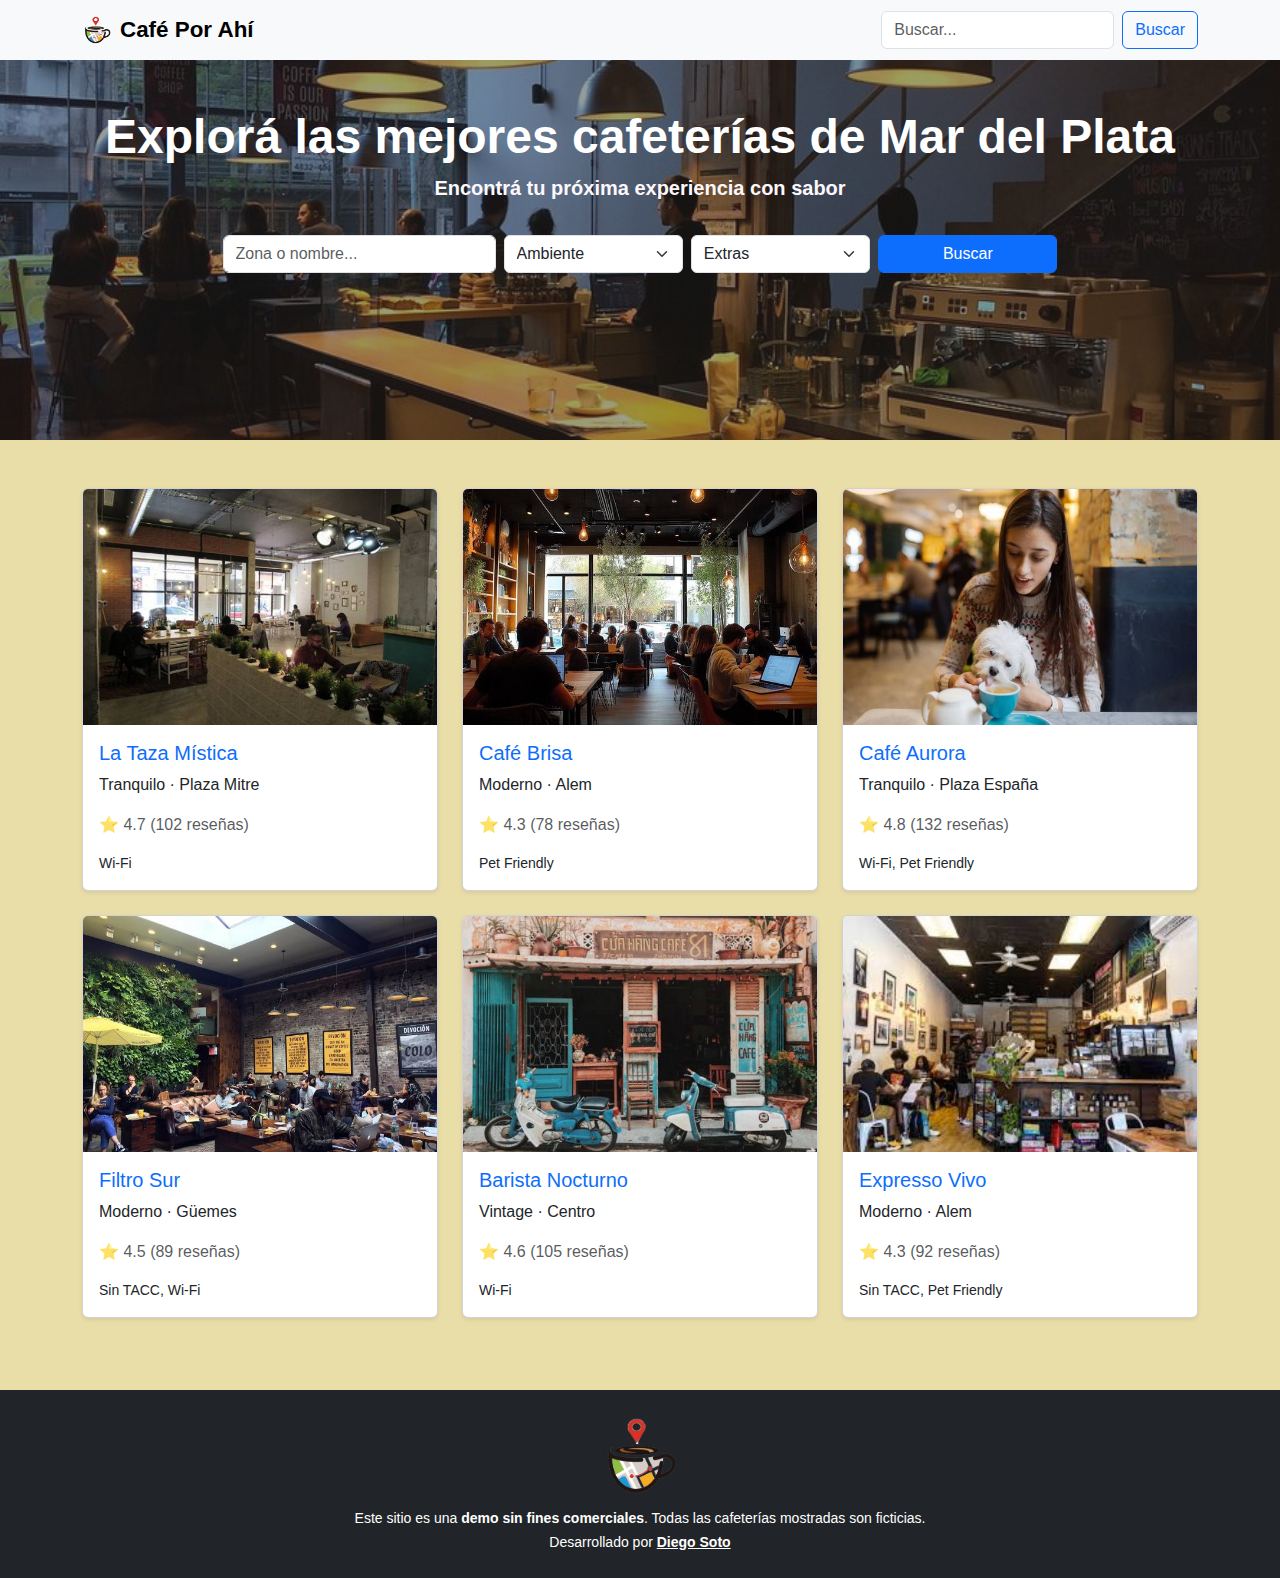
<file: index.html>
<!DOCTYPE html>
<html lang="es">
  <head>
    <meta charset="UTF-8" />
    <meta name="viewport" content="width=device-width, initial-scale=1.0" />
    <title>CaféFinder</title>
    <!-- Bootstrap CSS -->
    <link href="https://cdn.jsdelivr.net/npm/bootstrap@5.3.3/dist/css/bootstrap.min.css" rel="stylesheet" />
    <!-- Tu CSS personalizado -->
    <link rel="stylesheet" href="css/style.css" />
  </head>
  <body>
    <!-- HEADER -->
    <nav class="navbar navbar-expand-lg navbar-light bg-light shadow-sm">
      <div class="container">
       <!--  <a class="navbar-brand" href="index.html">☕ Café Por Ahí</a> -->
         <a class="navbar-brand d-flex align-items-center" href="index.html">
         <img src="images/logo_2.png" alt="Logo Café Por Ahí" width="30" height="30" class="me-2">
          Café Por Ahí
         </a>
        <!-- BARRA DE BÚSQUEDA DEL NAV -->
        <form class="d-flex ms-auto" id="busquedaNav">
          <input class="form-control me-2" type="search" placeholder="Buscar..." list="sugerencias" />
          <button class="btn btn-outline-primary" type="submit">Buscar</button>
        </form>
      </div>
    </nav>

    <!-- HERO SECTION -->
    <header class="hero-section text-center text-white">
      <!-- Capa oscura para contraste -->
      <div class="overlay"></div>

      <div class="container py-5">
        <h1 class="display-5 fw-bold">Explorá las mejores cafeterías de Mar del Plata</h1>
        <p class="lead">Encontrá tu próxima experiencia con sabor</p>

        <!-- FORMULARIO DE FILTROS -->
        <form class="row g-2 justify-content-center mt-4" id="formularioHero">
          <div class="col-sm-3">
           <!--  <input type="text" class="form-control" id="filtroTexto" placeholder="Zona o nombre..." /> -->
             <input type="text" class="form-control" id="filtroTexto" placeholder="Zona o nombre..." list="sugerencias" />

         <datalist id="sugerencias">
         <option value="Café Aurora">
         <option value="Barista Nocturno">
         <option value="Filtro Sur">
         <option value="Expresso Vivo">
         <option value="La Taza Mística">
         <option value="Café Brisa">
         </datalist>
          </div>
          <div class="col-sm-2">
            <select class="form-select" id="filtroAmbiente">
              <option value="">Ambiente</option>
              <option value="Tranquilo">Tranquilo</option>
              <option value="Moderno">Moderno</option>
              <option value="Vintage">Vintage</option>
            </select>
          </div>
          <!-- Campo de extras aún no implementado -->
          <div class="col-sm-2">
            <select class="form-select" id="filtroExtras">
              <option value="">Extras</option>
              <option value="Wi-Fi">Wi-Fi</option>
              <option value="Pet Friendly">Pet Friendly</option>
              <option value="Sin TACC">Sin TACC</option>
            </select>
          </div>
          <div class="col-sm-2">
            <button type="submit" class="btn btn-primary w-100">Buscar</button>
          </div>
        </form>
      </div>
    </header>

    <!-- RESULTADOS DINÁMICOS -->
    <main class="container my-5">
      <div class="row" id="cafeResults">
        <!-- Las tarjetas se generan aquí dinámicamente -->
      </div>
    </main>

    <!-- Scripts -->
    <script src="js/script.js"></script>
    <script src="https://cdn.jsdelivr.net/npm/bootstrap@5.3.3/dist/js/bootstrap.bundle.min.js"></script>
    
  <!-- FOOTER -->
<footer class="bg-dark text-white text-center py-4 mt-5">
  <img src="images/logo_2.png" alt="Logo Café Por Ahí" class="mb-2" style="max-width: 80px;">
  <div class="container">
    <small>
      Este sitio es una <strong>demo sin fines comerciales</strong>. Todas las cafeterías mostradas son ficticias.<br>
      Desarrollado por <a href="https://linkedin.com/in/diegojaviersoto/" target="_blank" class="text-white fw-bold text-decoration-underline">Diego Soto</a>
    </small>
  </div>
</footer>

  </body>
</html>
</file>
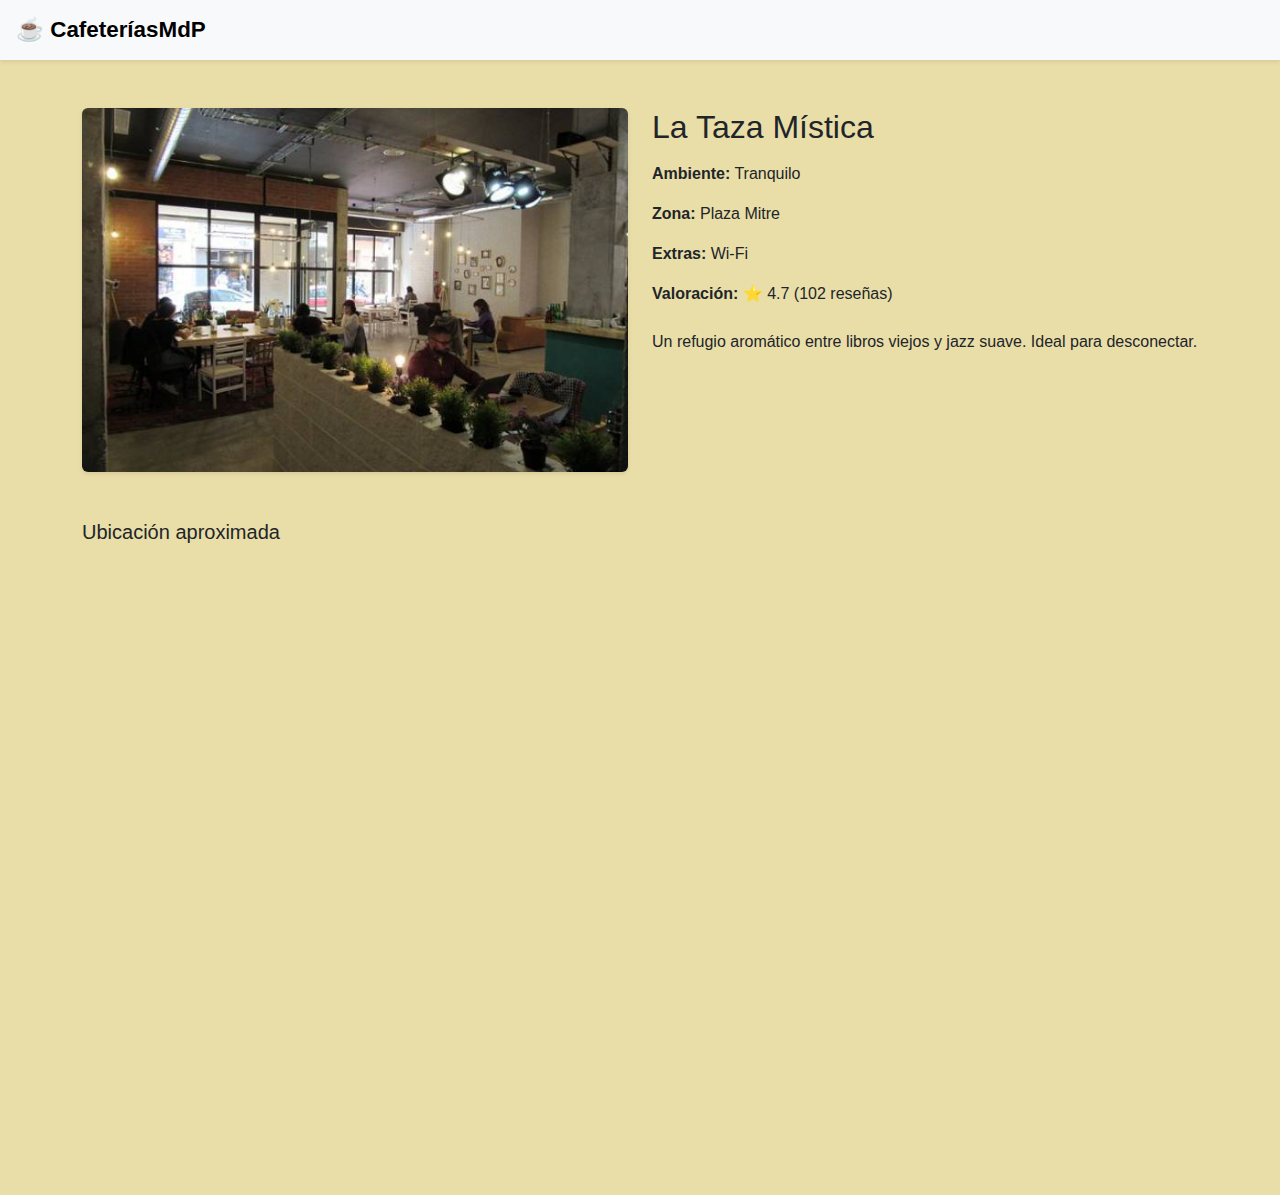
<file: detalle.html>
<!DOCTYPE html>
<html lang="es">
<head>
  <meta charset="UTF-8" />
  <meta name="viewport" content="width=device-width, initial-scale=1.0"/>
  <title>Detalle del Café</title>
  <link rel="stylesheet" href="https://cdn.jsdelivr.net/npm/bootstrap@5.3.3/dist/css/bootstrap.min.css"/>
  <link rel="stylesheet" href="css/style.css" />
</head>
<body>
  <nav class="navbar navbar-light bg-light shadow-sm px-3">
    <a class="navbar-brand" href="index.html">☕ CafeteríasMdP</a>
  </nav>

  <main class="container my-5" id="detalleCafe">
    <!-- Detalle del café generado por JS -->
  </main>

  <script src="js/detalle.js"></script>
  <script src="https://cdn.jsdelivr.net/npm/bootstrap@5.3.3/dist/js/bootstrap.bundle.min.js"></script>
</body>
</html>
</file>
<file: css/style.css>
body {
  background-color: #e9dda8;
  font-family: 'Segoe UI', sans-serif;
}  
 
.hero-section {
  position: relative;
  background-image: url('../images/cafe1.jpg');
  background-position: center;
  background-size: cover;
  background-repeat: no-repeat;
  min-height: 380px;
  color: white;
  z-index: 1;
}

.hero-section .overlay {
  transition: background-color 0.3s ease-in-out;
}


.hero-section .overlay {
  position: absolute;
  top: 0;
  left: 0;
  height: 100%;
  width: 100%;
  background-color: rgba(37, 37, 35, 0.45); /* negro al 80% */
  z-index: 0;
}

.hero-section .container {
  position: relative;
  z-index: 1;
}




.navbar-brand {
  font-weight: bold;
  font-size: 1.4rem;
}

.card-cafe {
  transition: transform 0.2s ease;
}

.card-cafe:hover {
  transform: translateY(-5px);
}

.lead{
  font-weight: bold;
  font-size: 900;
  color: #fcf8fc;
}
</file>
